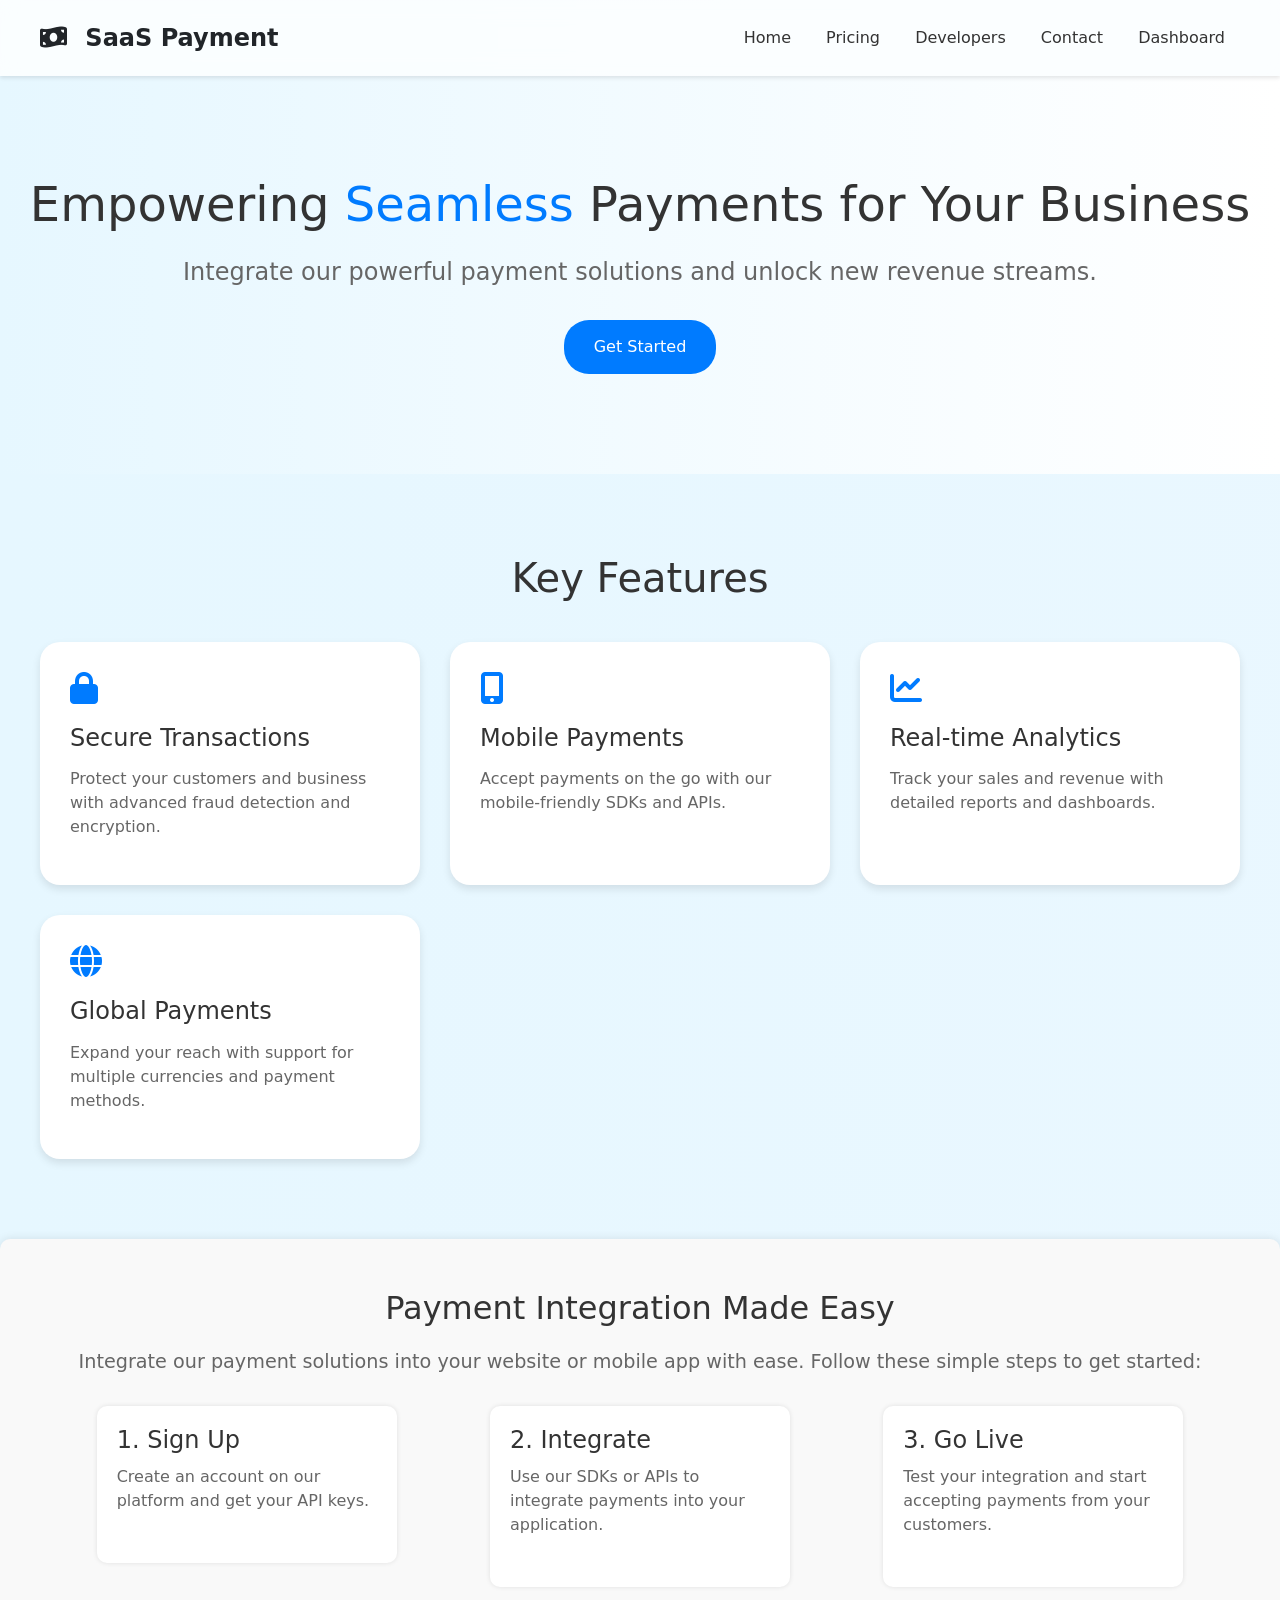
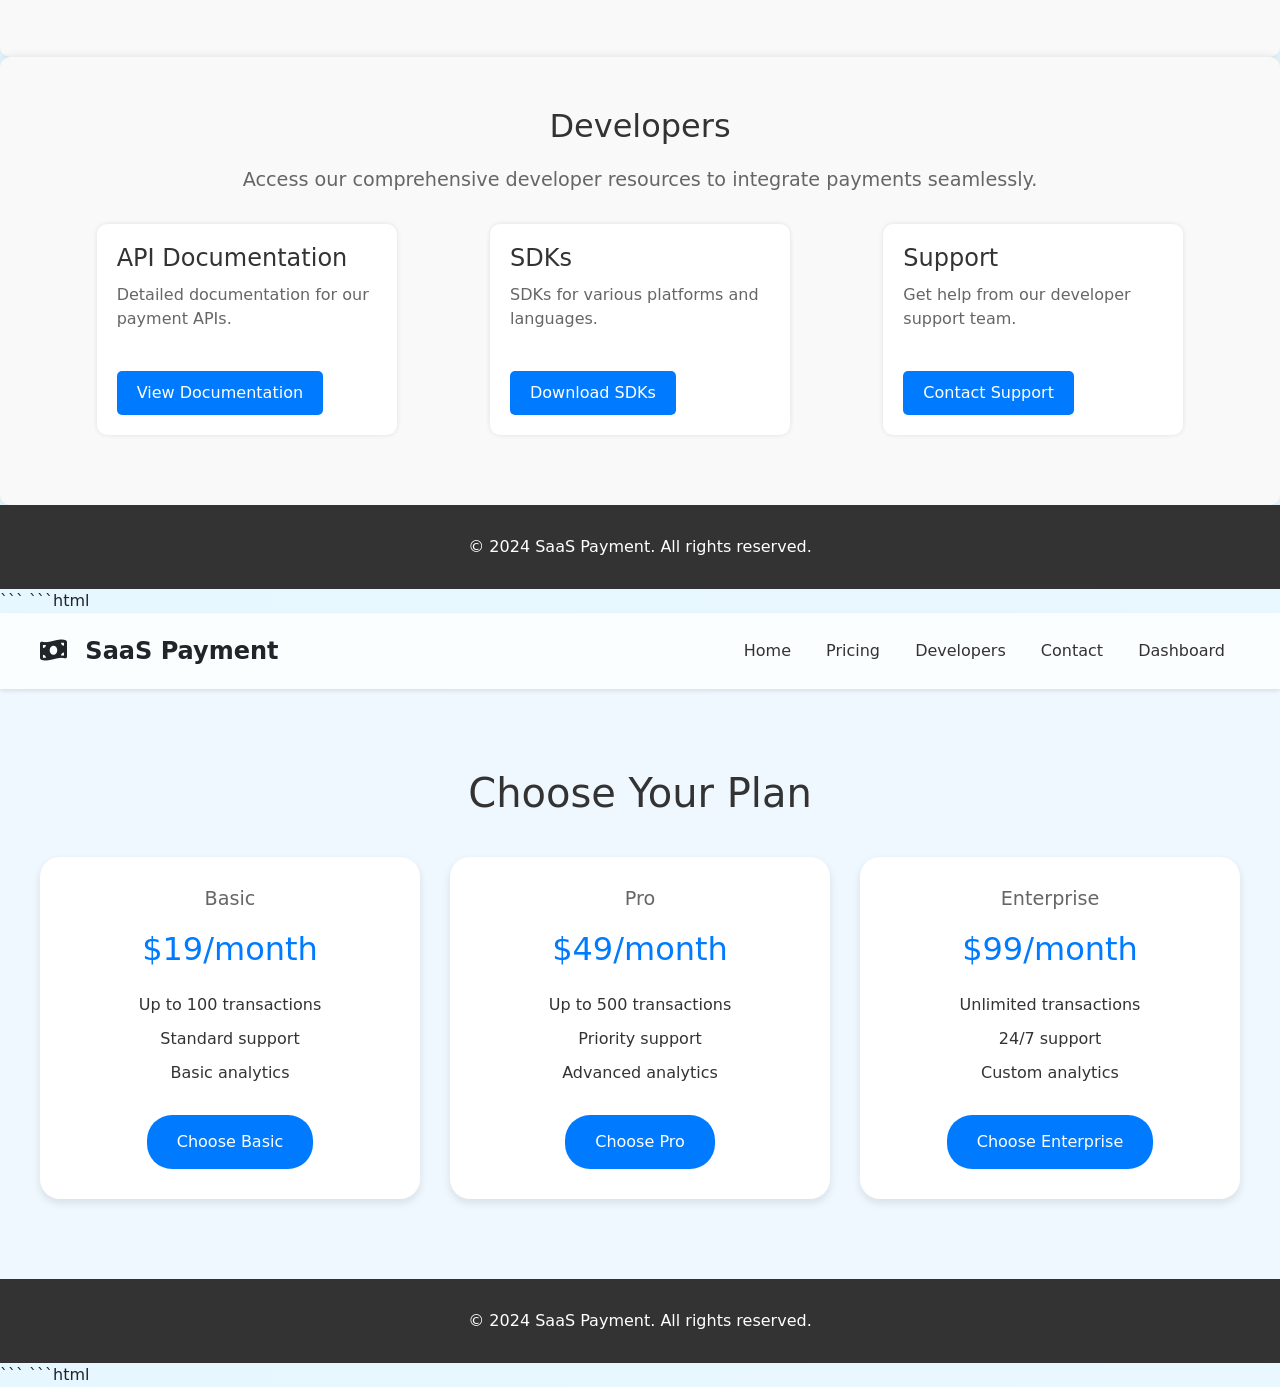
<file: index.html>
<!DOCTYPE html>

<html lang="en">
<head><link href="styles.css" rel="stylesheet"/>
<link href="https://cdn.jsdelivr.net/npm/bootstrap@5.3.0/dist/css/bootstrap.min.css" rel="stylesheet"/>
<link href="https://cdnjs.cloudflare.com/ajax/libs/font-awesome/6.0.0/css/all.min.css" rel="stylesheet"/>
<link href="https://unpkg.com/aos@2.3.1/dist/aos.css" rel="stylesheet"/>
<link href="https://cdn.jsdelivr.net/npm/swiper@8/swiper-bundle.min.css" rel="stylesheet"/>
<script src="https://cdn.jsdelivr.net/npm/bootstrap@5.3.0/dist/js/bootstrap.bundle.min.js"></script>
<script src="https://unpkg.com/aos@2.3.1/dist/aos.js"></script>
<script src="https://cdn.jsdelivr.net/npm/swiper@8/swiper-bundle.min.js"></script>
<meta charset="utf-8"/>
<meta content="width=device-width, initial-scale=1.0" name="viewport"/>
<title>SaaS Payment Platform</title>
<link crossorigin="anonymous" href="https://cdnjs.cloudflare.com/ajax/libs/font-awesome/6.0.0/css/all.min.css" integrity="sha512-9usAa10IRO0HhonpyAIVpjrylPvoDwiPUiKdWk5t3PyolY1cOd4DSE0Ga+ri4AuTroPR5aQvXU9xC6qOPnzFeg==" referrerpolicy="no-referrer" rel="stylesheet"/>
</head>
<body class="animated-background">
<nav>
<div class="logo">
<i class="fas fa-money-bill-wave" style="margin-right: 10px;"></i>
            SaaS Payment
        </div>
<div class="nav-links">
<a href="index.html">Home</a>
<a href="pricing.html">Pricing</a>
<a href="developers.html">Developers</a>
<a href="contact.html">Contact</a>
<a href="dashboard.html">Dashboard</a>
</div>
</nav>
<section class="hero">
<h1 class="hero-title">
            Empowering <span style="color: #007bff;">Seamless</span> Payments for Your Business
        </h1>
<p class="hero-tagline">
            Integrate our powerful payment solutions and unlock new revenue streams.
        </p>
<button class="hero-button" onclick="location.href='pricing.html'">Get Started</button>
</section>
<section class="features">
<h2 class="features-title">Key Features</h2>
<div class="features-grid">
<div class="feature-card">
<i class="fas fa-lock feature-icon"></i>
<h3 class="feature-title">Secure Transactions</h3>
<p class="feature-description">
                    Protect your customers and business with advanced fraud detection and encryption.
                </p>
</div>
<div class="feature-card">
<i class="fas fa-mobile-alt feature-icon"></i>
<h3 class="feature-title">Mobile Payments</h3>
<p class="feature-description">
                    Accept payments on the go with our mobile-friendly SDKs and APIs.
                </p>
</div>
<div class="feature-card">
<i class="fas fa-chart-line feature-icon"></i>
<h3 class="feature-title">Real-time Analytics</h3>
<p class="feature-description">
                    Track your sales and revenue with detailed reports and dashboards.
                </p>
</div>
<div class="feature-card">
<i class="fas fa-globe feature-icon"></i>
<h3 class="feature-title">Global Payments</h3>
<p class="feature-description">
                    Expand your reach with support for multiple currencies and payment methods.
                </p>
</div>
</div>
</section>
<section class="payment-integration-section">
<h2>Payment Integration Made Easy</h2>
<p>Integrate our payment solutions into your website or mobile app with ease. Follow these simple steps to get started:</p>
<div class="integration-steps">
<div class="integration-step">
<h3>1. Sign Up</h3>
<p>Create an account on our platform and get your API keys.</p>
</div>
<div class="integration-step">
<h3>2. Integrate</h3>
<p>Use our SDKs or APIs to integrate payments into your application.</p>
</div>
<div class="integration-step">
<h3>3. Go Live</h3>
<p>Test your integration and start accepting payments from your customers.</p>
</div>
</div>
</section>
<section class="developers-section">
<h2>Developers</h2>
<p>Access our comprehensive developer resources to integrate payments seamlessly.</p>
<div class="developer-resources">
<div class="resource-card">
<h3>API Documentation</h3>
<p>Detailed documentation for our payment APIs.</p>
<a href="#">View Documentation</a>
</div>
<div class="resource-card">
<h3>SDKs</h3>
<p>SDKs for various platforms and languages.</p>
<a href="#">Download SDKs</a>
</div>
<div class="resource-card">
<h3>Support</h3>
<p>Get help from our developer support team.</p>
<a href="#">Contact Support</a>
</div>
</div>
</section>
<footer>
<p>© 2024 SaaS Payment. All rights reserved.</p>
</footer>
</body>
</html>
```

```html
<!DOCTYPE html>

<html lang="en">
<head>
<link href="https://cdn.jsdelivr.net/npm/bootstrap@5.3.0/dist/css/bootstrap.min.css" rel="stylesheet"/>
<link href="https://cdnjs.cloudflare.com/ajax/libs/font-awesome/6.0.0/css/all.min.css" rel="stylesheet"/>
<link href="https://unpkg.com/aos@2.3.1/dist/aos.css" rel="stylesheet"/>
<link href="https://cdn.jsdelivr.net/npm/swiper@8/swiper-bundle.min.css" rel="stylesheet"/>
<script src="https://cdn.jsdelivr.net/npm/bootstrap@5.3.0/dist/js/bootstrap.bundle.min.js"></script>
<script src="https://unpkg.com/aos@2.3.1/dist/aos.js"></script>
<script src="https://cdn.jsdelivr.net/npm/swiper@8/swiper-bundle.min.js"></script>
<meta charset="utf-8"/>
<meta content="width=device-width, initial-scale=1.0" name="viewport"/>
<title>Pricing - SaaS Payment Platform</title>
<link crossorigin="anonymous" href="https://cdnjs.cloudflare.com/ajax/libs/font-awesome/6.0.0/css/all.min.css" integrity="sha512-9usAa10IRO0HhonpyAIVpjrylPvoDwiPUiKdWk5t3PyolY1cOd4DSE0Ga+ri4AuTroPR5aQvXU9xC6qOPnzFeg==" referrerpolicy="no-referrer" rel="stylesheet"/>
</head>
<body class="animated-background">
<nav>
<div class="logo">
<i class="fas fa-money-bill-wave" style="margin-right: 10px;"></i>
            SaaS Payment
        </div>
<div class="nav-links">
<a href="index.html">Home</a>
<a href="pricing.html">Pricing</a>
<a href="developers.html">Developers</a>
<a href="contact.html">Contact</a>
<a href="dashboard.html">Dashboard</a>
</div>
</nav>
<section class="pricing">
<h2 class="pricing-title">Choose Your Plan</h2>
<div class="pricing-grid">
<div class="pricing-card">
<h3 class="pricing-level">Basic</h3>
<div class="pricing-amount">$19/month</div>
<ul class="pricing-features">
<li>Up to 100 transactions</li>
<li>Standard support</li>
<li>Basic analytics</li>
</ul>
<button class="pricing-button" onclick="alert('Basic plan selected!')">Choose Basic</button>
</div>
<div class="pricing-card">
<h3 class="pricing-level">Pro</h3>
<div class="pricing-amount">$49/month</div>
<ul class="pricing-features">
<li>Up to 500 transactions</li>
<li>Priority support</li>
<li>Advanced analytics</li>
</ul>
<button class="pricing-button" onclick="alert('Pro plan selected!')">Choose Pro</button>
</div>
<div class="pricing-card">
<h3 class="pricing-level">Enterprise</h3>
<div class="pricing-amount">$99/month</div>
<ul class="pricing-features">
<li>Unlimited transactions</li>
<li>24/7 support</li>
<li>Custom analytics</li>
</ul>
<button class="pricing-button" onclick="alert('Enterprise plan selected!')">Choose Enterprise</button>
</div>
</div>
</section>
<footer>
<p>© 2024 SaaS Payment. All rights reserved.</p>
</footer>
</body>
</html>
```

```html
<!DOCTYPE html>

<html lang="en">
<head>
<link href="https://cdn.jsdelivr.net/npm/bootstrap@5.3.0/dist/css/bootstrap.min.css" rel="stylesheet"/>
<link href="https://cdnjs.cloudflare.com/ajax/libs/font-awesome/6.0.0/css/all.min.css" rel="stylesheet"/>
<link href="https://unpkg.com/aos@2.3.1/dist/aos.css" rel="stylesheet"/>
<link href="https://cdn.jsdelivr.net/npm/swiper@8/swiper-bundle.min.css" rel="stylesheet"/>
<script src="https://cdn.jsdelivr.net/npm/bootstrap@5.3.0/dist/js/bootstrap.bundle.min.js"></script>
<script src="https://unpkg.com/aos@2.3.1/dist/aos.js"></script>
<script src="https://cdn.jsdelivr.net/npm/swiper@8/swiper-bundle.min.js"></script>
<meta charset="utf-8"/>
<meta content="width=device-width, initial-scale=1.0" name="viewport"/>
<title>Developers - SaaS Payment Platform</title>
<link crossorigin="anonymous" href="https://cdnjs.cloudflare.com/ajax/libs/font-awesome/6.0.0/css/all.min.css" integrity="sha512-9usAa10IRO0HhonpyAIVpjrylPvoDwiPUiKdWk5t3PyolY1cOd4DSE0Ga+ri4AuTroPR5aQvXU9xC6qOPnzFeg==" referrerpolicy="no-referrer" rel="stylesheet"/>
</head></html>
</file>
<file: styles.css>
body {
            font-family: sans-serif;
            margin: 0;
            padding: 0;
            background-color: #f9f9f9;
            color: #333;
            overflow-x: hidden;
        }

        /* Navigation */
        nav {
            background-color: rgba(255, 255, 255, 0.8);
            padding: 20px;
            display: flex;
            justify-content: space-between;
            align-items: center;
            box-shadow: 0 2px 4px rgba(0, 0, 0, 0.1);
            backdrop-filter: blur(10px);
            position: sticky;
            top: 0;
            z-index: 100;
        }

        nav a {
            color: #333;
            text-decoration: none;
            margin: 0 15px;
            transition: color 0.3s ease;
        }

        nav a:hover {
            color: #007bff;
        }

        .logo {
            font-size: 1.5em;
            font-weight: bold;
            margin-left: 20px;
        }

        .nav-links {
            margin-right: 20px;
        }

        /* Hero Section */
        .hero {
            background: linear-gradient(to right, #e6f7ff, #ffffff);
            padding: 100px 20px;
            text-align: center;
        }

        .hero-title {
            font-size: 3em;
            margin-bottom: 20px;
            color: #333;
        }

        .hero-tagline {
            font-size: 1.5em;
            color: #666;
            margin-bottom: 30px;
        }

        .hero-button {
            padding: 15px 30px;
            background-color: #007bff;
            color: white;
            border: none;
            border-radius: 25px;
            cursor: pointer;
            font-size: 1em;
            transition: background-color 0.3s ease, transform 0.3s ease;
        }

        .hero-button:hover {
            background-color: #0056b3;
            transform: scale(1.05);
        }

        /* Features Section */
        .features {
            padding: 80px 20px;
            text-align: center;
        }

        .features-title {
            font-size: 2.5em;
            margin-bottom: 40px;
            color: #333;
        }

        .features-grid {
            display: grid;
            grid-template-columns: repeat(auto-fit, minmax(300px, 1fr));
            gap: 30px;
            padding: 0 20px;
        }

        .feature-card {
            background-color: white;
            padding: 30px;
            border-radius: 20px;
            box-shadow: 0 4px 8px rgba(0, 0, 0, 0.1);
            transition: transform 0.3s ease, box-shadow 0.3s ease;
            text-align: left;
        }

        .feature-card:hover {
            transform: translateY(-5px);
            box-shadow: 0 6px 12px rgba(0, 0, 0, 0.15);
        }

        .feature-icon {
            font-size: 2em;
            color: #007bff;
            margin-bottom: 20px;
        }

        .feature-title {
            font-size: 1.5em;
            margin-bottom: 15px;
            color: #333;
        }

        .feature-description {
            color: #666;
            font-size: 1em;
        }

        /* Pricing Section */
        .pricing {
            padding: 80px 20px;
            background-color: #f0f8ff;
            text-align: center;
        }

        .pricing-title {
            font-size: 2.5em;
            margin-bottom: 40px;
            color: #333;
        }

        .pricing-grid {
            display: grid;
            grid-template-columns: repeat(auto-fit, minmax(300px, 1fr));
            gap: 30px;
            padding: 0 20px;
        }

        .pricing-card {
            background-color: white;
            padding: 30px;
            border-radius: 20px;
            box-shadow: 0 4px 8px rgba(0, 0, 0, 0.1);
            transition: transform 0.3s ease, box-shadow 0.3s ease;
        }

        .pricing-card:hover {
            transform: translateY(-5px);
            box-shadow: 0 6px 12px rgba(0, 0, 0, 0.15);
        }

        .pricing-level {
            font-size: 1.2em;
            color: #666;
            margin-bottom: 15px;
        }

        .pricing-amount {
            font-size: 2em;
            color: #007bff;
            margin-bottom: 20px;
        }

        .pricing-features {
            list-style: none;
            padding: 0;
            margin-bottom: 30px;
        }

        .pricing-features li {
            margin-bottom: 10px;
            color: #333;
        }

        .pricing-button {
            padding: 15px 30px;
            background-color: #007bff;
            color: white;
            border: none;
            border-radius: 25px;
            cursor: pointer;
            font-size: 1em;
            transition: background-color 0.3s ease, transform 0.3s ease;
        }

        .pricing-button:hover {
            background-color: #0056b3;
            transform: scale(1.05);
        }

        /* Footer */
        footer {
            background-color: #333;
            color: white;
            text-align: center;
            padding: 30px 0;
        }

        footer p {
            margin: 0;
        }

        /* Contact Form */
        .contact-form {
            max-width: 600px;
            margin: 20px auto;
            padding: 20px;
            background-color: #fff;
            border-radius: 8px;
            box-shadow: 0 0 10px rgba(0, 0, 0, 0.1);
        }

        .contact-form label {
            display: block;
            margin-bottom: 8px;
            font-weight: bold;
        }

        .contact-form input,
        .contact-form textarea {
            width: 100%;
            padding: 10px;
            margin-bottom: 15px;
            border: 1px solid #ccc;
            border-radius: 4px;
            box-sizing: border-box;
        }

        .contact-form button {
            background-color: #4CAF50;
            color: white;
            padding: 12px 20px;
            border: none;
            border-radius: 4px;
            cursor: pointer;
            font-size: 16px;
        }

        .contact-form button:hover {
            background-color: #45a049;
        }

        /* Responsive Design */
        @media (max-width: 768px) {
            .nav-links {
                display: none;
            }

            .hero {
                padding: 80px 20px;
            }

            .hero-title {
                font-size: 2.5em;
            }

            .hero-tagline {
                font-size: 1.2em;
            }

            .features-grid,
            .pricing-grid {
                grid-template-columns: 1fr;
            }
        }

        .dashboard-container {
            display: flex;
            height: 100vh;
        }

        .sidebar {
            width: 250px;
            background-color: #f0f0f0;
            padding: 20px;
        }

        .sidebar ul {
            list-style: none;
            padding: 0;
        }

        .sidebar li {
            margin-bottom: 10px;
        }

        .sidebar a {
            text-decoration: none;
            color: #333;
            display: block;
            padding: 10px;
            border-radius: 5px;
        }

        .sidebar a:hover {
            background-color: #ddd;
        }

        .main-content {
            flex: 1;
            padding: 20px;
        }

        /* Dashboard Styling */
        .dashboard-header {
            display: flex;
            justify-content: space-between;
            align-items: center;
            margin-bottom: 20px;
        }

        .dashboard-title {
            font-size: 24px;
        }

        .dashboard-widgets {
            display: grid;
            grid-template-columns: repeat(auto-fit, minmax(300px, 1fr));
            gap: 20px;
        }

        .widget {
            background-color: #fff;
            padding: 20px;
            border-radius: 5px;
            box-shadow: 0 2px 5px rgba(0, 0, 0, 0.1);
        }

        .widget h3 {
            margin-top: 0;
        }

        /* Custom Charts Styling */
        .chart-container {
            width: 100%;
            height: 300px;
        }

        /* Add more custom styling as needed */
        .animated-background {
            background: linear-gradient(270deg, #e6f7ff, #f0f8ff, #e6f7ff);
            background-size: 600% 600%;

            -webkit-animation: AnimationName 30s ease infinite;
            -moz-animation: AnimationName 30s ease infinite;
            animation: AnimationName 30s ease infinite;
        }

        @-webkit-keyframes AnimationName {
            0%{background-position:0% 50%}
            50%{background-position:100% 50%}
            100%{background-position:0% 50%}
        }
        @-moz-keyframes AnimationName {
            0%{background-position:0% 50%}
            50%{background-position:100% 50%}
            100%{background-position:0% 50%}
        }
        @keyframes AnimationName {
            0%{background-position:0% 50%}
            50%{background-position:100% 50%}
            100%{background-position:0% 50%}
        }
        .payment-integration-section {
            padding: 50px;
            text-align: center;
            background-color: #f9f9f9;
            border-radius: 10px;
            box-shadow: 0 0 10px rgba(0, 0, 0, 0.1);
        }

        .payment-integration-section h2 {
            font-size: 2em;
            color: #333;
            margin-bottom: 20px;
        }

        .payment-integration-section p {
            font-size: 1.2em;
            color: #666;
            margin-bottom: 30px;
        }

        .integration-steps {
            display: flex;
            justify-content: space-around;
            align-items: flex-start;
            flex-wrap: wrap;
        }

        .integration-step {
            width: 300px;
            padding: 20px;
            background-color: #fff;
            border-radius: 10px;
            box-shadow: 0 0 5px rgba(0, 0, 0, 0.1);
            text-align: left;
            margin-bottom: 20px;
        }

        .integration-step h3 {
            font-size: 1.5em;
            color: #333;
            margin-bottom: 10px;
        }

        .integration-step p {
            font-size: 1em;
            color: #666;
        }
        .developers-section {
            padding: 50px;
            text-align: center;
            background-color: #f9f9f9;
            border-radius: 10px;
            box-shadow: 0 0 10px rgba(0, 0, 0, 0.1);
        }

        .developers-section h2 {
            font-size: 2em;
            color: #333;
            margin-bottom: 20px;
        }

        .developers-section p {
            font-size: 1.2em;
            color: #666;
            margin-bottom: 30px;
        }

        .developer-resources {
            display: flex;
            justify-content: space-around;
            align-items: flex-start;
            flex-wrap: wrap;
        }

        .resource-card {
            width: 300px;
            padding: 20px;
            background-color: #fff;
            border-radius: 10px;
            box-shadow: 0 0 5px rgba(0, 0, 0, 0.1);
            text-align: left;
            margin-bottom: 20px;
        }

        .resource-card h3 {
            font-size: 1.5em;
            color: #333;
            margin-bottom: 10px;
        }

        .resource-card p {
            font-size: 1em;
            color: #666;
        }

        .resource-card a {
            display: inline-block;
            margin-top: 10px;
            padding: 10px 20px;
            background-color: #007bff;
            color: #fff;
            text-decoration: none;
            border-radius: 5px;
        }

        .resource-card a:hover {
            background-color: #0056b3;
        }
    


        body {
            font-family: sans-serif;
            margin: 0;
            padding: 0;
            background-color: #f9f9f9;
            color: #333;
            overflow-x: hidden;
        }

        /* Navigation */
        nav {
            background-color: rgba(255, 255, 255, 0.8);
            padding: 20px;
            display: flex;
            justify-content: space-between;
            align-items: center;
            box-shadow: 0 2px 4px rgba(0, 0, 0, 0.1);
            backdrop-filter: blur(10px);
            position: sticky;
            top: 0;
            z-index: 100;
        }

        nav a {
            color: #333;
            text-decoration: none;
            margin: 0 15px;
            transition: color 0.3s ease;
        }

        nav a:hover {
            color: #007bff;
        }

        .logo {
            font-size: 1.5em;
            font-weight: bold;
            margin-left: 20px;
        }

        .nav-links {
            margin-right: 20px;
        }

        /* Pricing Section */
        .pricing {
            padding: 80px 20px;
            background-color: #f0f8ff;
            text-align: center;
        }

        .pricing-title {
            font-size: 2.5em;
            margin-bottom: 40px;
            color: #333;
        }

        .pricing-grid {
            display: grid;
            grid-template-columns: repeat(auto-fit, minmax(300px, 1fr));
            gap: 30px;
            padding: 0 20px;
        }

        .pricing-card {
            background-color: white;
            padding: 30px;
            border-radius: 20px;
            box-shadow: 0 4px 8px rgba(0, 0, 0, 0.1);
            transition: transform 0.3s ease, box-shadow 0.3s ease;
        }

        .pricing-card:hover {
            transform: translateY(-5px);
            box-shadow: 0 6px 12px rgba(0, 0, 0, 0.15);
        }

        .pricing-level {
            font-size: 1.2em;
            color: #666;
            margin-bottom: 15px;
        }

        .pricing-amount {
            font-size: 2em;
            color: #007bff;
            margin-bottom: 20px;
        }

        .pricing-features {
            list-style: none;
            padding: 0;
            margin-bottom: 30px;
        }

        .pricing-features li {
            margin-bottom: 10px;
            color: #333;
        }

        .pricing-button {
            padding: 15px 30px;
            background-color: #007bff;
            color: white;
            border: none;
            border-radius: 25px;
            cursor: pointer;
            font-size: 1em;
            transition: background-color 0.3s ease, transform 0.3s ease;
        }

        .pricing-button:hover {
            background-color: #0056b3;
            transform: scale(1.05);
        }

        /* Footer */
        footer {
            background-color: #333;
            color: white;
            text-align: center;
            padding: 30px 0;
        }

        footer p {
            margin: 0;
        }

        /* Responsive Design */
        @media (max-width: 768px) {
            .nav-links {
                display: none;
            }

            .pricing-grid {
                grid-template-columns: 1fr;
            }
        }

        .animated-background {
            background: linear-gradient(270deg, #e6f7ff, #f0f8ff, #e6f7ff);
            background-size: 600% 600%;

            -webkit-animation: AnimationName 30s ease infinite;
            -moz-animation: AnimationName 30s ease infinite;
            animation: AnimationName 30s ease infinite;
        }

        @-webkit-keyframes AnimationName {
            0%{background-position:0% 50%}
            50%{background-position:100% 50%}
            100%{background-position:0% 50%}
        }
        @-moz-keyframes AnimationName {
            0%{background-position:0% 50%}
            50%{background-position:100% 50%}
            100%{background-position:0% 50%}
        }
        @keyframes AnimationName {
            0%{background-position:0% 50%}
            50%{background-position:100% 50%}
            100%{background-position:0% 50%}
        }
</file>
